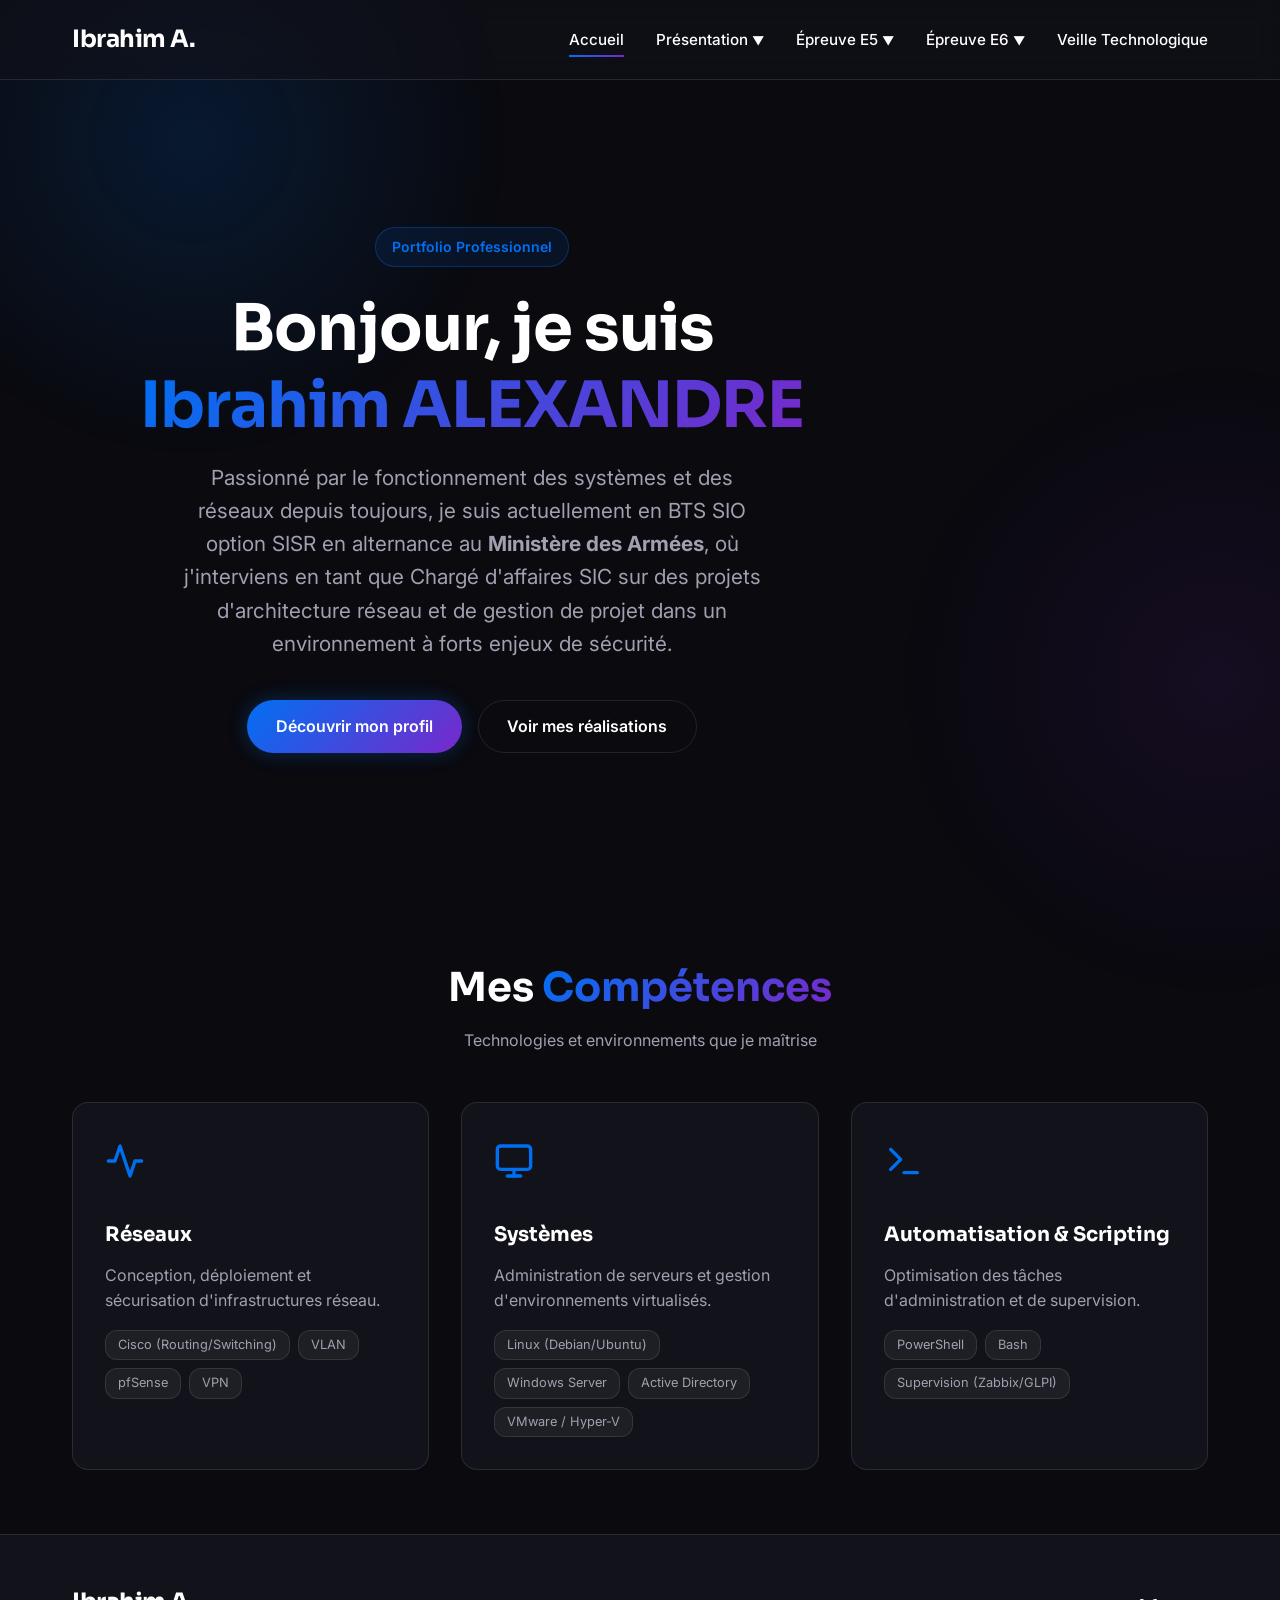
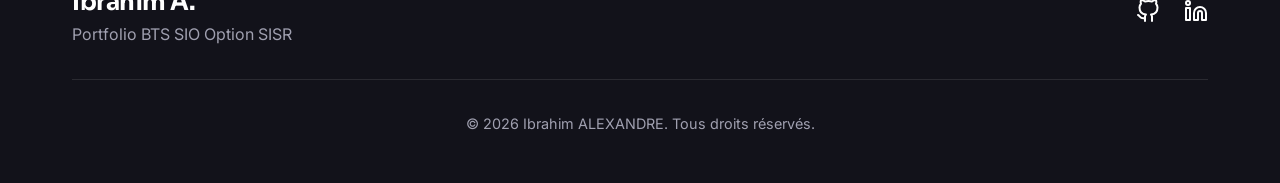
<file: index.html>
<!DOCTYPE html>
<html lang="fr">
<head>
  <meta charset="UTF-8">
  <meta name="viewport" content="width=device-width, initial-scale=1.0">
  <title>Ibrahim ALEXANDRE | Portfolio BTS SIO SISR</title>
  <meta name="description" content="Portfolio d'Ibrahim ALEXANDRE, étudiant en BTS SIO SISR en alternance au Ministère des Armées.">
  <link rel="stylesheet" href="css/style.css">
</head>
<body>
  <!-- Background effects -->
  <div class="bg-glow"></div>
  <div class="bg-glow right"></div>

  <!-- Navbar Injection Point -->
  <header id="navbar-container"></header>

  <main>
    <!-- Hero Section -->
    <section class="hero animate-on-scroll">
      <div class="container">
        <div class="hero-content mx-auto">
          <div class="hero-badge">Portfolio Professionnel</div>
          <h1>Bonjour, je suis <span class="text-gradient">Ibrahim ALEXANDRE</span></h1>
          <p class="subtitle delay-1 animate-on-scroll">
            Passionné par le fonctionnement des systèmes et des réseaux depuis toujours,
  je suis actuellement en BTS SIO option SISR en alternance au
  <strong>Ministère des Armées</strong>, où j'interviens en tant que
  Chargé d'affaires SIC sur des projets d'architecture réseau et de gestion
  de projet dans un environnement à forts enjeux de sécurité.
          </p>
          <div class="hero-cta delay-2 animate-on-scroll">
            <a href="presentation/apprenti.html" class="btn btn-primary">Découvrir mon profil</a>
            <a href="e6/production.html" class="btn btn-outline">Voir mes réalisations</a>
          </div>
        </div>
      </div>
    </section>

    <!-- Skills Section -->
    <section class="content-section animate-on-scroll delay-1">
      <div class="container">
        <div class="text-center" style="text-align: center; margin-bottom: 3rem;">
          <h2 style="font-size: 2.5rem;">Mes <span class="text-gradient">Compétences</span></h2>
          <p>Technologies et environnements que je maîtrise</p>
        </div>

        <div class="grid">
          <!-- Card 1 -->
          <div class="card animate-on-scroll">
            <div class="card-content">
              <div class="card-icon">
                <svg width="40" height="40" viewBox="0 0 24 24" fill="none" stroke="currentColor" stroke-width="2" stroke-linecap="round" stroke-linejoin="round"><path d="M22 12h-4l-3 9L9 3l-3 9H2"></path></svg>
              </div>
              <h3 class="card-title">Réseaux</h3>
              <p>Conception, déploiement et sécurisation d'infrastructures réseau.</p>
              <div class="skills-tags">
                <span class="skill-tag">Cisco (Routing/Switching)</span>
                <span class="skill-tag">VLAN</span>
                <span class="skill-tag">pfSense</span>
                <span class="skill-tag">VPN</span>
              </div>
            </div>
          </div>

          <!-- Card 2 -->
          <div class="card animate-on-scroll delay-1">
            <div class="card-content">
              <div class="card-icon">
                <svg width="40" height="40" viewBox="0 0 24 24" fill="none" stroke="currentColor" stroke-width="2" stroke-linecap="round" stroke-linejoin="round"><rect x="2" y="3" width="20" height="14" rx="2" ry="2"></rect><line x1="8" y1="21" x2="16" y2="21"></line><line x1="12" y1="17" x2="12" y2="21"></line></svg>
              </div>
              <h3 class="card-title">Systèmes</h3>
              <p>Administration de serveurs et gestion d'environnements virtualisés.</p>
              <div class="skills-tags">
                <span class="skill-tag">Linux (Debian/Ubuntu)</span>
                <span class="skill-tag">Windows Server</span>
                <span class="skill-tag">Active Directory</span>
                <span class="skill-tag">VMware / Hyper-V</span>
              </div>
            </div>
          </div>

          <!-- Card 3 -->
          <div class="card animate-on-scroll delay-2">
            <div class="card-content">
              <div class="card-icon">
                <svg width="40" height="40" viewBox="0 0 24 24" fill="none" stroke="currentColor" stroke-width="2" stroke-linecap="round" stroke-linejoin="round"><polyline points="4 17 10 11 4 5"></polyline><line x1="12" y1="19" x2="20" y2="19"></line></svg>
              </div>
              <h3 class="card-title">Automatisation & Scripting</h3>
              <p>Optimisation des tâches d'administration et de supervision.</p>
              <div class="skills-tags">
                <span class="skill-tag">PowerShell</span>
                <span class="skill-tag">Bash</span>
                <span class="skill-tag">Supervision (Zabbix/GLPI)</span>
              </div>
            </div>
          </div>
        </div>
      </div>
    </section>
  </main>

  <!-- Footer Injection Point -->
  <footer id="footer-container"></footer>

  <script src="js/layout.js"></script>
</body>
</html>
</file>
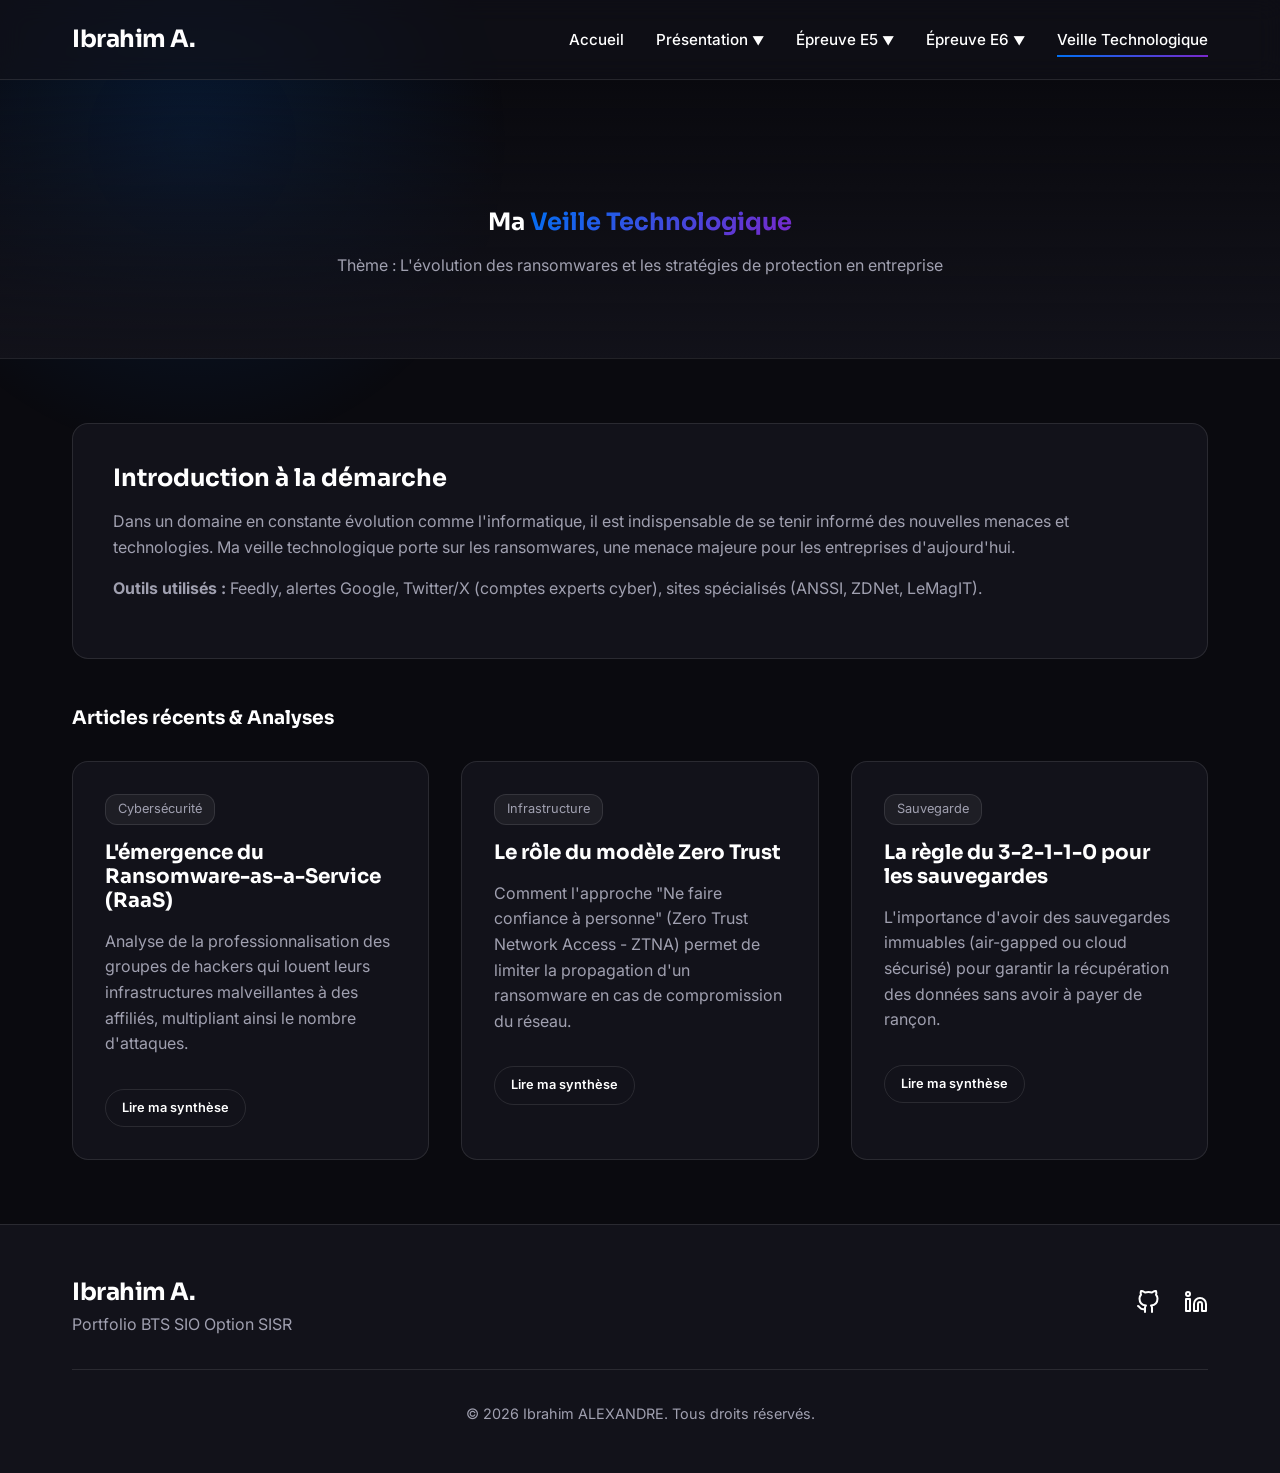
<file: veille.html>
<!DOCTYPE html>
<html lang="fr">
<head>
  <meta charset="UTF-8">
  <meta name="viewport" content="width=device-width, initial-scale=1.0">
  <title>Veille Technologique | Ibrahim ALEXANDRE</title>
  <meta name="description" content="Veille technologique d'Ibrahim ALEXANDRE sur les sujets IT et cybersécurité.">
  <link rel="stylesheet" href="css/style.css">
</head>
<body>
  <div class="bg-glow"></div>
  <header id="navbar-container"></header>

  <main>
    <section class="page-header animate-on-scroll">
      <div class="container">
        <h1>Ma <span class="text-gradient">Veille Technologique</span></h1>
        <p class="subtitle">Thème : L'évolution des ransomwares et les stratégies de protection en entreprise</p>
      </div>
    </section>

    <section class="content-section animate-on-scroll delay-1">
      <div class="container">
        
        <div class="content-block" style="margin-bottom: 3rem;">
          <h2>Introduction à la démarche</h2>
          <p>Dans un domaine en constante évolution comme l'informatique, il est indispensable de se tenir informé des nouvelles menaces et technologies. Ma veille technologique porte sur les ransomwares, une menace majeure pour les entreprises d'aujourd'hui.</p>
          <p><strong>Outils utilisés :</strong> Feedly, alertes Google, Twitter/X (comptes experts cyber), sites spécialisés (ANSSI, ZDNet, LeMagIT).</p>
        </div>

        <h3 style="margin-bottom: 2rem;">Articles récents & Analyses</h3>
        <div class="grid">
          <!-- Article 1 -->
          <div class="card animate-on-scroll">
            <div class="card-content">
              <span class="skill-tag" style="margin-bottom: 1rem; display: inline-block;">Cybersécurité</span>
              <h3 class="card-title">L'émergence du Ransomware-as-a-Service (RaaS)</h3>
              <p>Analyse de la professionnalisation des groupes de hackers qui louent leurs infrastructures malveillantes à des affiliés, multipliant ainsi le nombre d'attaques.</p>
              <a href="#" class="btn btn-outline" style="font-size: 0.8rem; padding: 0.5rem 1rem; margin-top: 1rem;">Lire ma synthèse</a>
            </div>
          </div>

          <!-- Article 2 -->
          <div class="card animate-on-scroll delay-1">
            <div class="card-content">
              <span class="skill-tag" style="margin-bottom: 1rem; display: inline-block;">Infrastructure</span>
              <h3 class="card-title">Le rôle du modèle Zero Trust</h3>
              <p>Comment l'approche "Ne faire confiance à personne" (Zero Trust Network Access - ZTNA) permet de limiter la propagation d'un ransomware en cas de compromission du réseau.</p>
              <a href="#" class="btn btn-outline" style="font-size: 0.8rem; padding: 0.5rem 1rem; margin-top: 1rem;">Lire ma synthèse</a>
            </div>
          </div>

          <!-- Article 3 -->
          <div class="card animate-on-scroll delay-2">
            <div class="card-content">
              <span class="skill-tag" style="margin-bottom: 1rem; display: inline-block;">Sauvegarde</span>
              <h3 class="card-title">La règle du 3-2-1-1-0 pour les sauvegardes</h3>
              <p>L'importance d'avoir des sauvegardes immuables (air-gapped ou cloud sécurisé) pour garantir la récupération des données sans avoir à payer de rançon.</p>
              <a href="#" class="btn btn-outline" style="font-size: 0.8rem; padding: 0.5rem 1rem; margin-top: 1rem;">Lire ma synthèse</a>
            </div>
          </div>
        </div>

      </div>
    </section>
  </main>

  <footer id="footer-container"></footer>
  <script src="js/layout.js"></script>
</body>
</html>
</file>
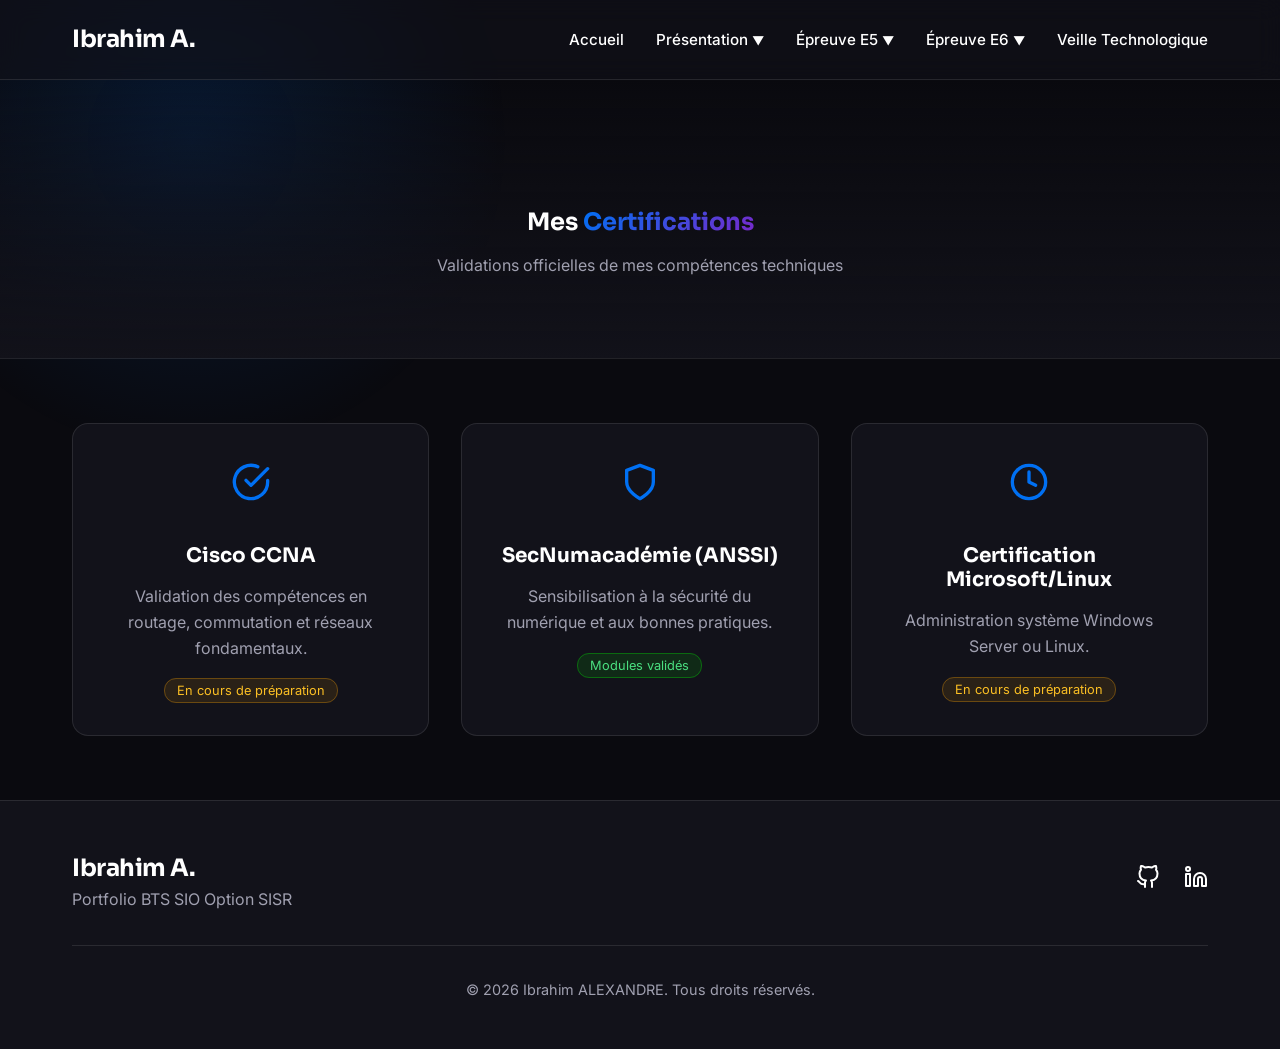
<file: e5/certifications.html>
<!DOCTYPE html>
<html lang="fr">
<head>
  <meta charset="UTF-8">
  <meta name="viewport" content="width=device-width, initial-scale=1.0">
  <title>Certifications | Ibrahim ALEXANDRE</title>
  <meta name="description" content="Certifications obtenues par Ibrahim ALEXANDRE en informatique et cybersécurité.">
  <link rel="stylesheet" href="../css/style.css">
</head>
<body>
  <div class="bg-glow"></div>
  <header id="navbar-container"></header>

  <main>
    <section class="page-header animate-on-scroll">
      <div class="container">
        <h1>Mes <span class="text-gradient">Certifications</span></h1>
        <p class="subtitle">Validations officielles de mes compétences techniques</p>
      </div>
    </section>

    <section class="content-section animate-on-scroll delay-1">
      <div class="container">
        <div class="grid">
          <!-- Certif 1 -->
          <div class="card">
            <div class="card-content text-center" style="text-align: center;">
              <div class="card-icon">
                <svg width="40" height="40" viewBox="0 0 24 24" fill="none" stroke="currentColor" stroke-width="2" stroke-linecap="round" stroke-linejoin="round"><path d="M22 11.08V12a10 10 0 1 1-5.93-9.14"></path><polyline points="22 4 12 14.01 9 11.01"></polyline></svg>
              </div>
              <h3 class="card-title">Cisco CCNA</h3>
              <p>Validation des compétences en routage, commutation et réseaux fondamentaux.</p>
              <span class="skill-tag" style="background: rgba(255, 165, 0, 0.1); border-color: rgba(255, 165, 0, 0.3); color: #fbbf24;">En cours de préparation</span>
            </div>
          </div>

          <!-- Certif 2 -->
          <div class="card">
            <div class="card-content text-center" style="text-align: center;">
              <div class="card-icon">
                <svg width="40" height="40" viewBox="0 0 24 24" fill="none" stroke="currentColor" stroke-width="2" stroke-linecap="round" stroke-linejoin="round"><path d="M12 22s8-4 8-10V5l-8-3-8 3v7c0 6 8 10 8 10z"></path></svg>
              </div>
              <h3 class="card-title">SecNumacadémie (ANSSI)</h3>
              <p>Sensibilisation à la sécurité du numérique et aux bonnes pratiques.</p>
              <span class="skill-tag" style="background: rgba(0, 255, 0, 0.1); border-color: rgba(0, 255, 0, 0.3); color: #4ade80;">Modules validés</span>
            </div>
          </div>

          <!-- Certif 3 -->
          <div class="card">
            <div class="card-content text-center" style="text-align: center;">
              <div class="card-icon">
                <svg width="40" height="40" viewBox="0 0 24 24" fill="none" stroke="currentColor" stroke-width="2" stroke-linecap="round" stroke-linejoin="round"><circle cx="12" cy="12" r="10"></circle><polyline points="12 6 12 12 16 14"></polyline></svg>
              </div>
              <h3 class="card-title">Certification Microsoft/Linux</h3>
              <p>Administration système Windows Server ou Linux.</p>
              <span class="skill-tag" style="background: rgba(255, 165, 0, 0.1); border-color: rgba(255, 165, 0, 0.3); color: #fbbf24;">En cours de préparation</span>
            </div>
          </div>
        </div>
      </div>
    </section>
  </main>

  <footer id="footer-container"></footer>
  <script src="../js/layout.js"></script>
</body>
</html>
</file>
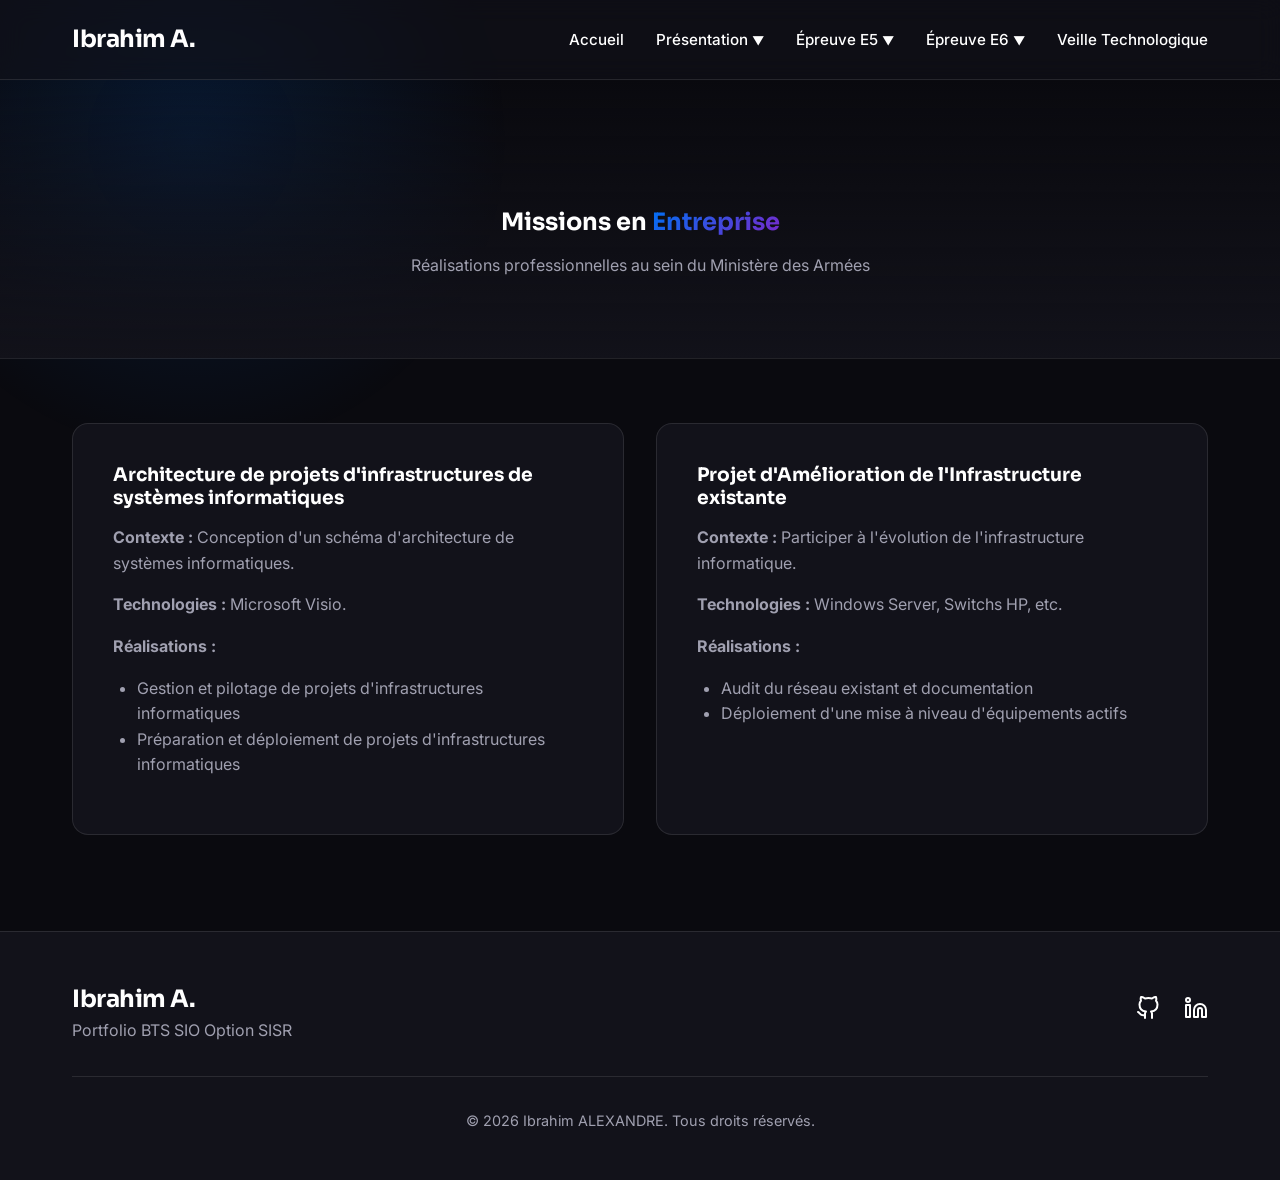
<file: e5/entreprise.html>
<!DOCTYPE html>
<html lang="fr">
<head>
  <meta charset="UTF-8">
  <meta name="viewport" content="width=device-width, initial-scale=1.0">
  <title>Missions en Entreprise | Ibrahim ALEXANDRE</title>
  <meta name="description" content="Missions réalisées chez le Ministère des Armées.">
  <link rel="stylesheet" href="../css/style.css">
</head>
<body>
  <div class="bg-glow"></div>
  <header id="navbar-container"></header>

  <main>
    <section class="page-header animate-on-scroll">
      <div class="container">
        <h1>Missions en <span class="text-gradient">Entreprise</span></h1>
        <p class="subtitle">Réalisations professionnelles au sein du Ministère des Armées</p>
      </div>
    </section>

    <section class="content-section animate-on-scroll delay-1">
      <div class="container">
        <div class="grid">
          <!-- Mission 1 -->
          <div class="content-block">
            <h3>Architecture de projets d'infrastructures de systèmes informatiques</h3>
            <p><strong>Contexte :</strong> Conception d'un schéma d'architecture de systèmes informatiques.</p>
            <p><strong>Technologies :</strong> Microsoft Visio.</p>
            <p><strong>Réalisations :</strong></p>
            <ul style="margin-left: 1.5rem; color: var(--text-secondary); margin-bottom: 1rem;">
              <li>Gestion et pilotage de projets d'infrastructures informatiques</li>
              <li>Préparation et déploiement de projets d'infrastructures informatiques</li>
            </ul>
          </div>

          <!-- Mission 2 -->
          <div class="content-block">
            <h3>Projet d'Amélioration de l'Infrastructure existante</h3>
            <p><strong>Contexte :</strong> Participer à l'évolution de l'infrastructure informatique.</p>
            <p><strong>Technologies :</strong> Windows Server, Switchs HP, etc.</p>
            <p><strong>Réalisations :</strong></p>
            <ul style="margin-left: 1.5rem; color: var(--text-secondary); margin-bottom: 1rem;">
              <li>Audit du réseau existant et documentation</li>
              <li>Déploiement d'une mise à niveau d'équipements actifs</li>
            </ul>
          </div>
        </div>
      </div>
    </section>
  </main>

  <footer id="footer-container"></footer>
  <script src="../js/layout.js"></script>
</body>
</html>
</file>
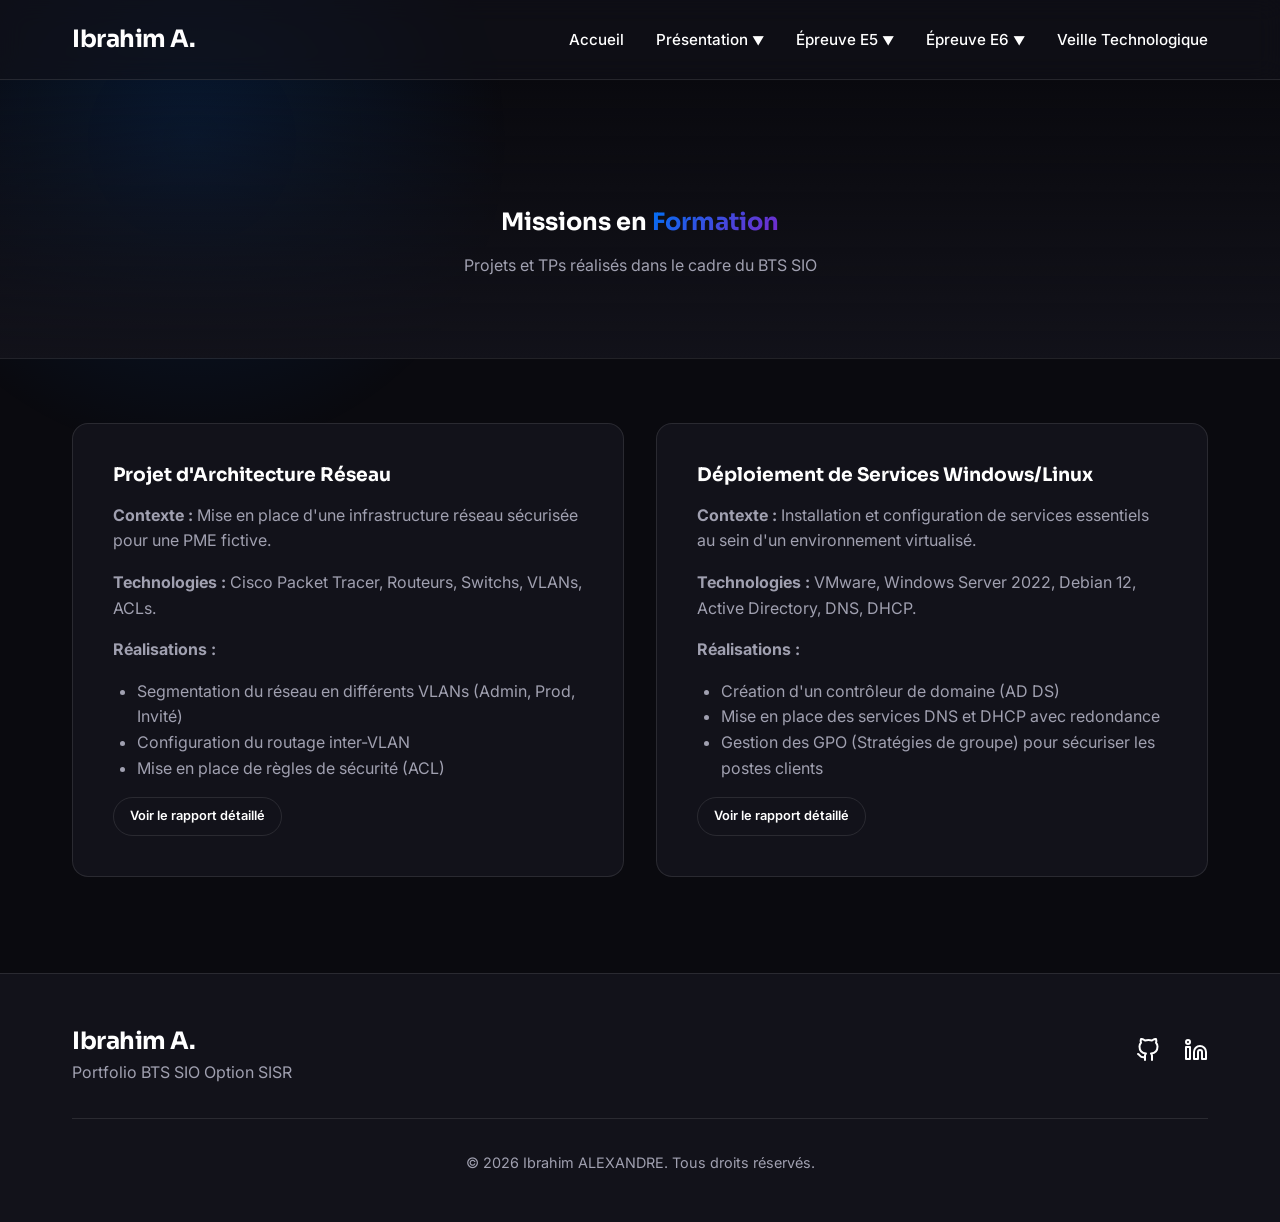
<file: e5/formation.html>
<!DOCTYPE html>
<html lang="fr">
<head>
  <meta charset="UTF-8">
  <meta name="viewport" content="width=device-width, initial-scale=1.0">
  <title>Missions en Formation | Ibrahim ALEXANDRE</title>
  <meta name="description" content="Missions réalisées durant la formation au CFA pour le BTS SIO SISR.">
  <link rel="stylesheet" href="../css/style.css">
</head>
<body>
  <div class="bg-glow"></div>
  <header id="navbar-container"></header>

  <main>
    <section class="page-header animate-on-scroll">
      <div class="container">
        <h1>Missions en <span class="text-gradient">Formation</span></h1>
        <p class="subtitle">Projets et TPs réalisés dans le cadre du BTS SIO</p>
      </div>
    </section>

    <section class="content-section animate-on-scroll delay-1">
      <div class="container">
        <div class="grid">
          <!-- Mission 1 -->
          <div class="content-block">
            <h3>Projet d'Architecture Réseau</h3>
            <p><strong>Contexte :</strong> Mise en place d'une infrastructure réseau sécurisée pour une PME fictive.</p>
            <p><strong>Technologies :</strong> Cisco Packet Tracer, Routeurs, Switchs, VLANs, ACLs.</p>
            <p><strong>Réalisations :</strong></p>
            <ul style="margin-left: 1.5rem; color: var(--text-secondary); margin-bottom: 1rem;">
              <li>Segmentation du réseau en différents VLANs (Admin, Prod, Invité)</li>
              <li>Configuration du routage inter-VLAN</li>
              <li>Mise en place de règles de sécurité (ACL)</li>
            </ul>
            <a href="#" class="btn btn-outline" style="font-size: 0.8rem; padding: 0.5rem 1rem;">Voir le rapport détaillé</a>
          </div>

          <!-- Mission 2 -->
          <div class="content-block">
            <h3>Déploiement de Services Windows/Linux</h3>
            <p><strong>Contexte :</strong> Installation et configuration de services essentiels au sein d'un environnement virtualisé.</p>
            <p><strong>Technologies :</strong> VMware, Windows Server 2022, Debian 12, Active Directory, DNS, DHCP.</p>
            <p><strong>Réalisations :</strong></p>
            <ul style="margin-left: 1.5rem; color: var(--text-secondary); margin-bottom: 1rem;">
              <li>Création d'un contrôleur de domaine (AD DS)</li>
              <li>Mise en place des services DNS et DHCP avec redondance</li>
              <li>Gestion des GPO (Stratégies de groupe) pour sécuriser les postes clients</li>
            </ul>
            <a href="#" class="btn btn-outline" style="font-size: 0.8rem; padding: 0.5rem 1rem;">Voir le rapport détaillé</a>
          </div>
        </div>
      </div>
    </section>
  </main>

  <footer id="footer-container"></footer>
  <script src="../js/layout.js"></script>
</body>
</html>
</file>
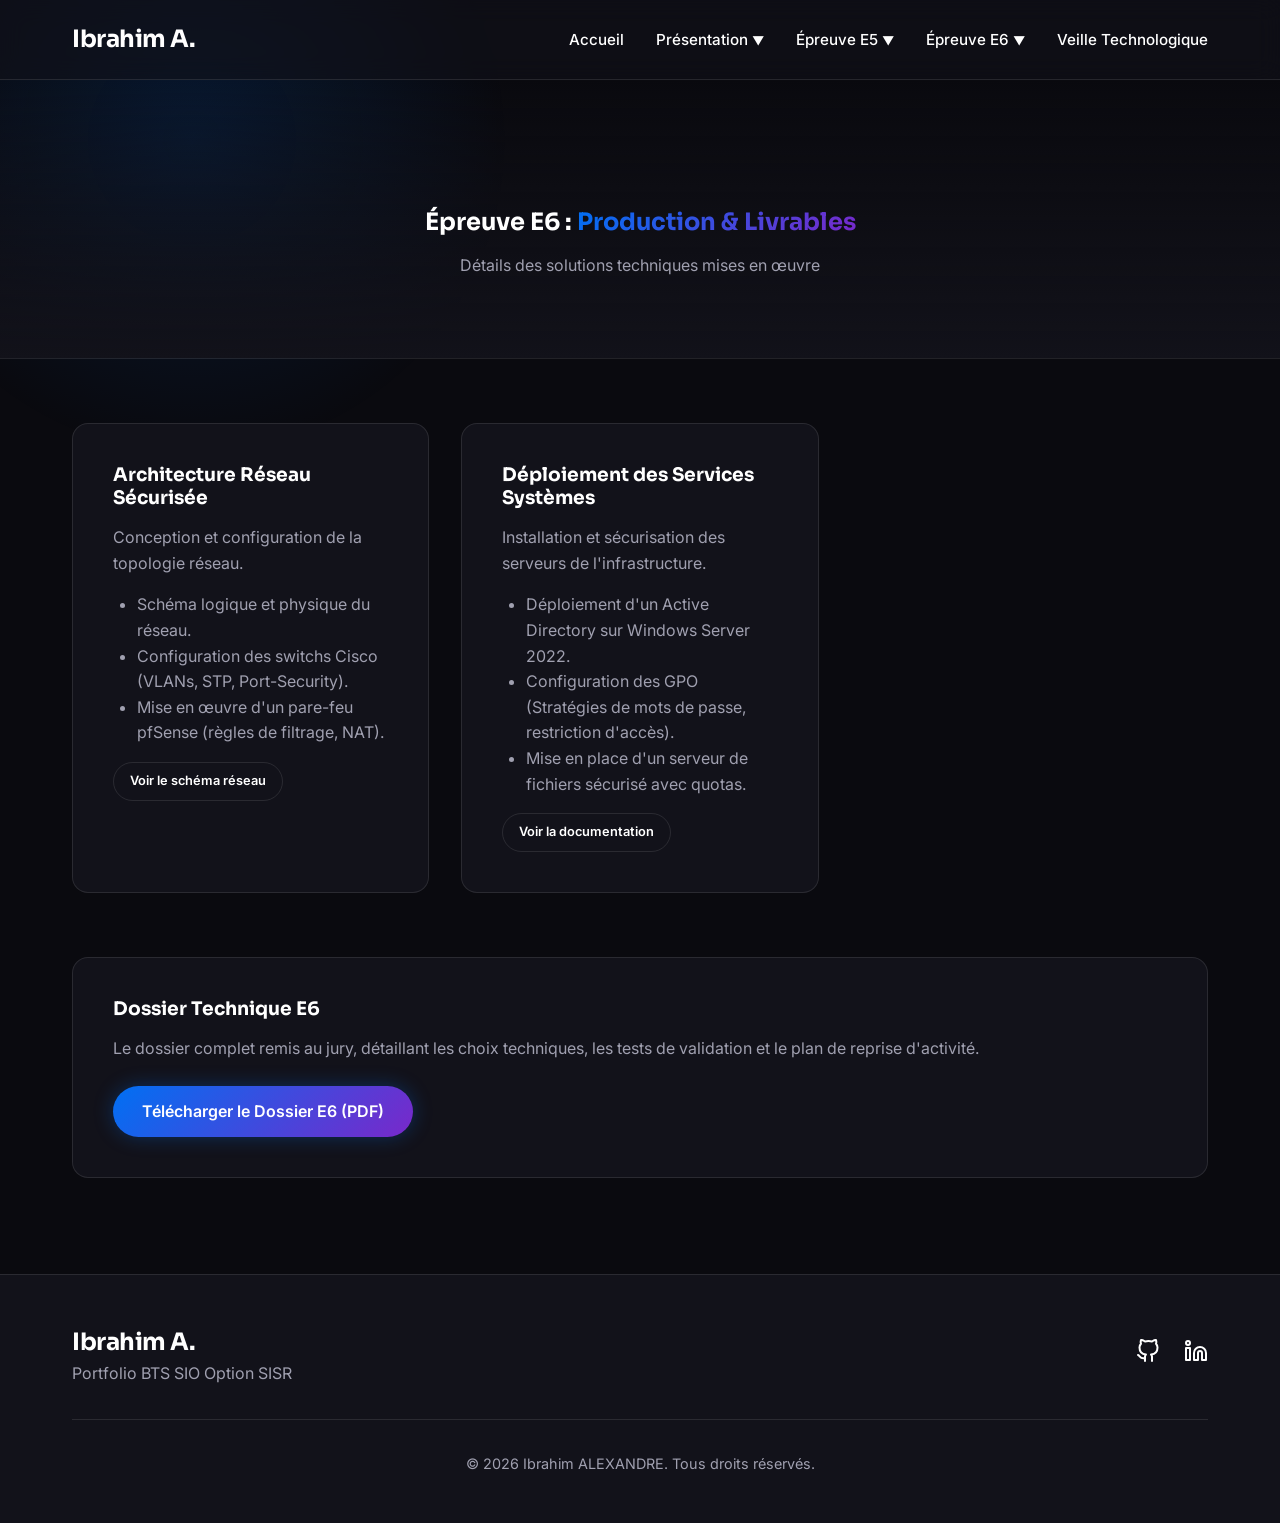
<file: e6/production.html>
<!DOCTYPE html>
<html lang="fr">
<head>
  <meta charset="UTF-8">
  <meta name="viewport" content="width=device-width, initial-scale=1.0">
  <title>Livrables Épreuve E6 | Ibrahim ALEXANDRE</title>
  <meta name="description" content="Productions et livrables réalisés pour le projet de l'épreuve E6 en BTS SIO SISR.">
  <link rel="stylesheet" href="../css/style.css">
</head>
<body>
  <div class="bg-glow"></div>
  <header id="navbar-container"></header>

  <main>
    <section class="page-header animate-on-scroll">
      <div class="container">
        <h1>Épreuve E6 : <span class="text-gradient">Production & Livrables</span></h1>
        <p class="subtitle">Détails des solutions techniques mises en œuvre</p>
      </div>
    </section>

    <section class="content-section animate-on-scroll delay-1">
      <div class="container">
        <div class="grid">
          <!-- Livrable 1 -->
          <div class="content-block">
            <h3>Architecture Réseau Sécurisée</h3>
            <p>Conception et configuration de la topologie réseau.</p>
            <ul style="margin-left: 1.5rem; color: var(--text-secondary); margin-bottom: 1rem;">
              <li>Schéma logique et physique du réseau.</li>
              <li>Configuration des switchs Cisco (VLANs, STP, Port-Security).</li>
              <li>Mise en œuvre d'un pare-feu pfSense (règles de filtrage, NAT).</li>
            </ul>
            <a href="#" class="btn btn-outline" style="font-size: 0.8rem; padding: 0.5rem 1rem;">Voir le schéma réseau</a>
          </div>

          <!-- Livrable 2 -->
          <div class="content-block">
            <h3>Déploiement des Services Systèmes</h3>
            <p>Installation et sécurisation des serveurs de l'infrastructure.</p>
            <ul style="margin-left: 1.5rem; color: var(--text-secondary); margin-bottom: 1rem;">
              <li>Déploiement d'un Active Directory sur Windows Server 2022.</li>
              <li>Configuration des GPO (Stratégies de mots de passe, restriction d'accès).</li>
              <li>Mise en place d'un serveur de fichiers sécurisé avec quotas.</li>
            </ul>
            <a href="#" class="btn btn-outline" style="font-size: 0.8rem; padding: 0.5rem 1rem;">Voir la documentation</a>
          </div>

          <!-- Livrable 3 -->
          <div class="content-block" style="grid-column: 1 / -1;">
            <h3>Dossier Technique E6</h3>
            <p>Le dossier complet remis au jury, détaillant les choix techniques, les tests de validation et le plan de reprise d'activité.</p>
            <div style="margin-top: 1.5rem;">
              <a href="#" class="btn btn-primary">Télécharger le Dossier E6 (PDF)</a>
            </div>
          </div>
        </div>
      </div>
    </section>
  </main>

  <footer id="footer-container"></footer>
  <script src="../js/layout.js"></script>
</body>
</html>
</file>
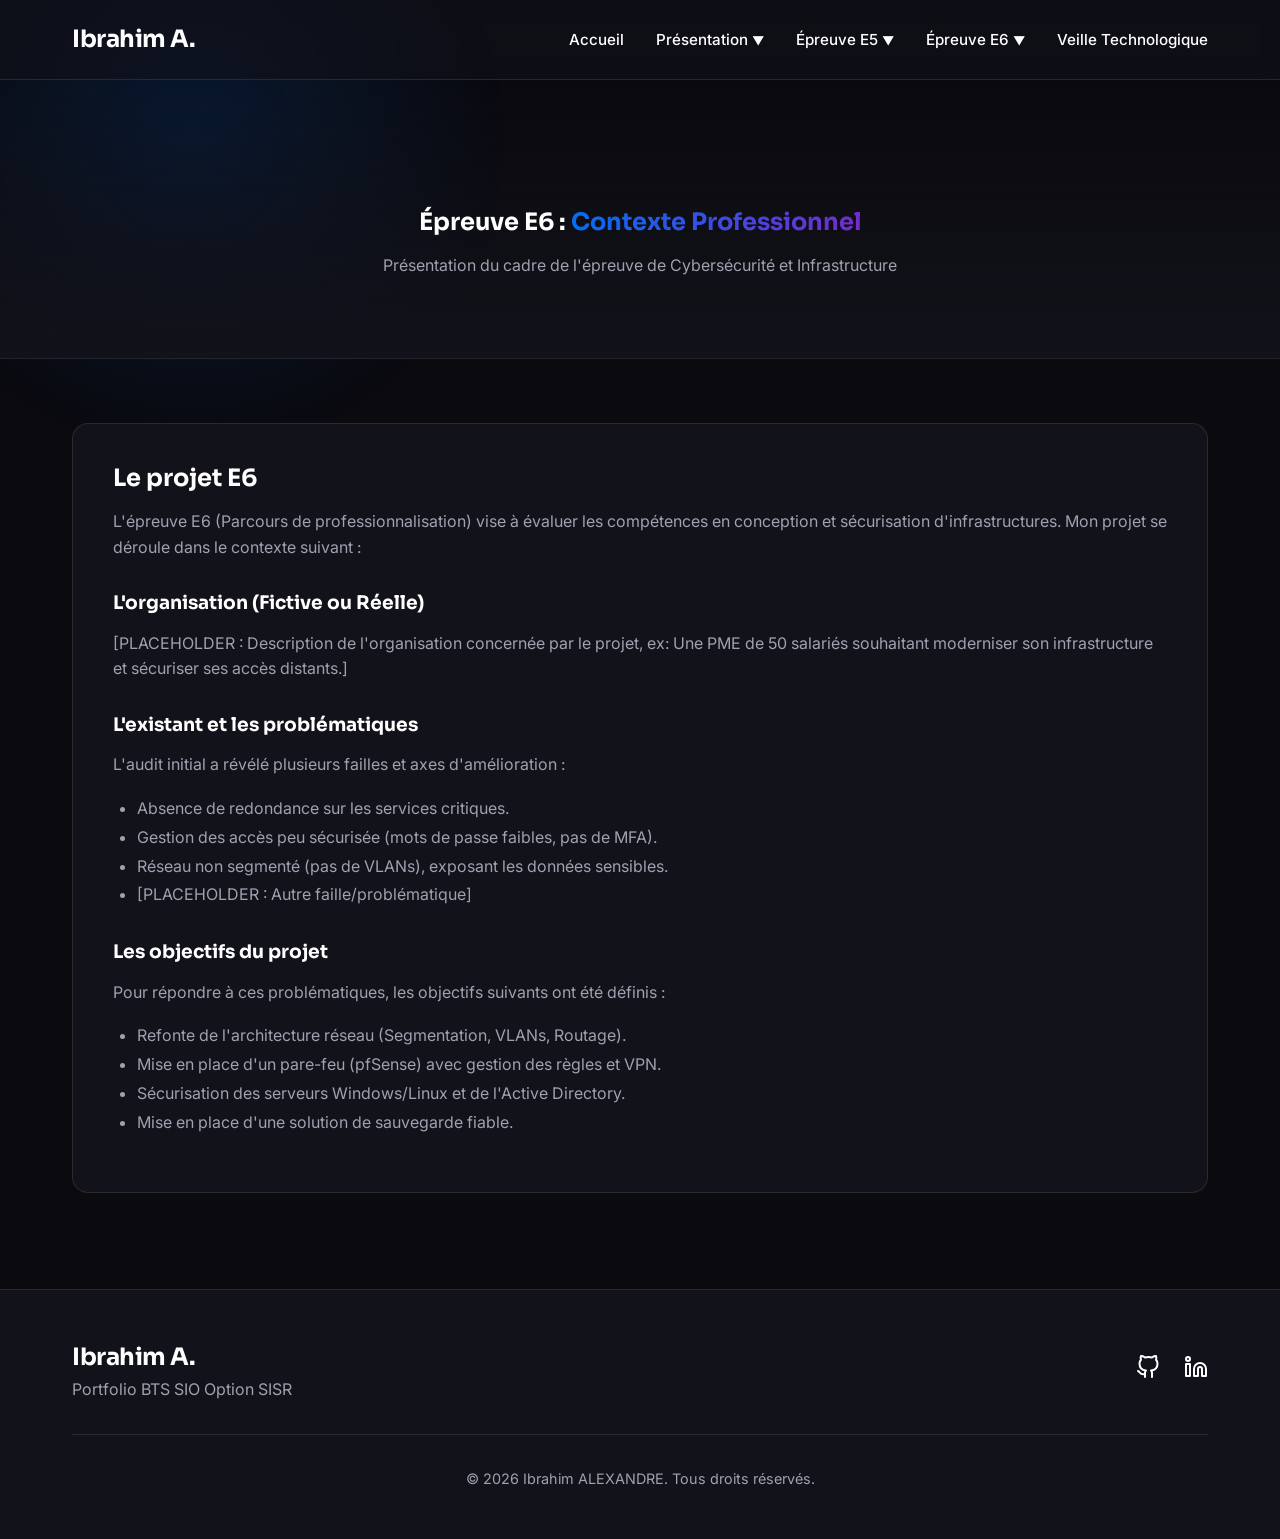
<file: e6/situation.html>
<!DOCTYPE html>
<html lang="fr">
<head>
  <meta charset="UTF-8">
  <meta name="viewport" content="width=device-width, initial-scale=1.0">
  <title>Contexte Épreuve E6 | Ibrahim ALEXANDRE</title>
  <meta name="description" content="Contexte et environnement du projet de l'épreuve E6 en BTS SIO SISR.">
  <link rel="stylesheet" href="../css/style.css">
</head>
<body>
  <div class="bg-glow"></div>
  <header id="navbar-container"></header>

  <main>
    <section class="page-header animate-on-scroll">
      <div class="container">
        <h1>Épreuve E6 : <span class="text-gradient">Contexte Professionnel</span></h1>
        <p class="subtitle">Présentation du cadre de l'épreuve de Cybersécurité et Infrastructure</p>
      </div>
    </section>

    <section class="content-section animate-on-scroll delay-1">
      <div class="container">
        <div class="content-block">
          <h2>Le projet E6</h2>
          <p>L'épreuve E6 (Parcours de professionnalisation) vise à évaluer les compétences en conception et sécurisation d'infrastructures. Mon projet se déroule dans le contexte suivant :</p>
          
          <h3 style="margin-top: 2rem;">L'organisation (Fictive ou Réelle)</h3>
          <p>[PLACEHOLDER : Description de l'organisation concernée par le projet, ex: Une PME de 50 salariés souhaitant moderniser son infrastructure et sécuriser ses accès distants.]</p>
          
          <h3 style="margin-top: 2rem;">L'existant et les problématiques</h3>
          <p>L'audit initial a révélé plusieurs failles et axes d'amélioration :</p>
          <ul style="margin-left: 1.5rem; color: var(--text-secondary); margin-bottom: 1rem; line-height: 1.8;">
            <li>Absence de redondance sur les services critiques.</li>
            <li>Gestion des accès peu sécurisée (mots de passe faibles, pas de MFA).</li>
            <li>Réseau non segmenté (pas de VLANs), exposant les données sensibles.</li>
            <li>[PLACEHOLDER : Autre faille/problématique]</li>
          </ul>

          <h3 style="margin-top: 2rem;">Les objectifs du projet</h3>
          <p>Pour répondre à ces problématiques, les objectifs suivants ont été définis :</p>
          <ul style="margin-left: 1.5rem; color: var(--text-secondary); margin-bottom: 1rem; line-height: 1.8;">
            <li>Refonte de l'architecture réseau (Segmentation, VLANs, Routage).</li>
            <li>Mise en place d'un pare-feu (pfSense) avec gestion des règles et VPN.</li>
            <li>Sécurisation des serveurs Windows/Linux et de l'Active Directory.</li>
            <li>Mise en place d'une solution de sauvegarde fiable.</li>
          </ul>
        </div>
      </div>
    </section>
  </main>

  <footer id="footer-container"></footer>
  <script src="../js/layout.js"></script>
</body>
</html>
</file>
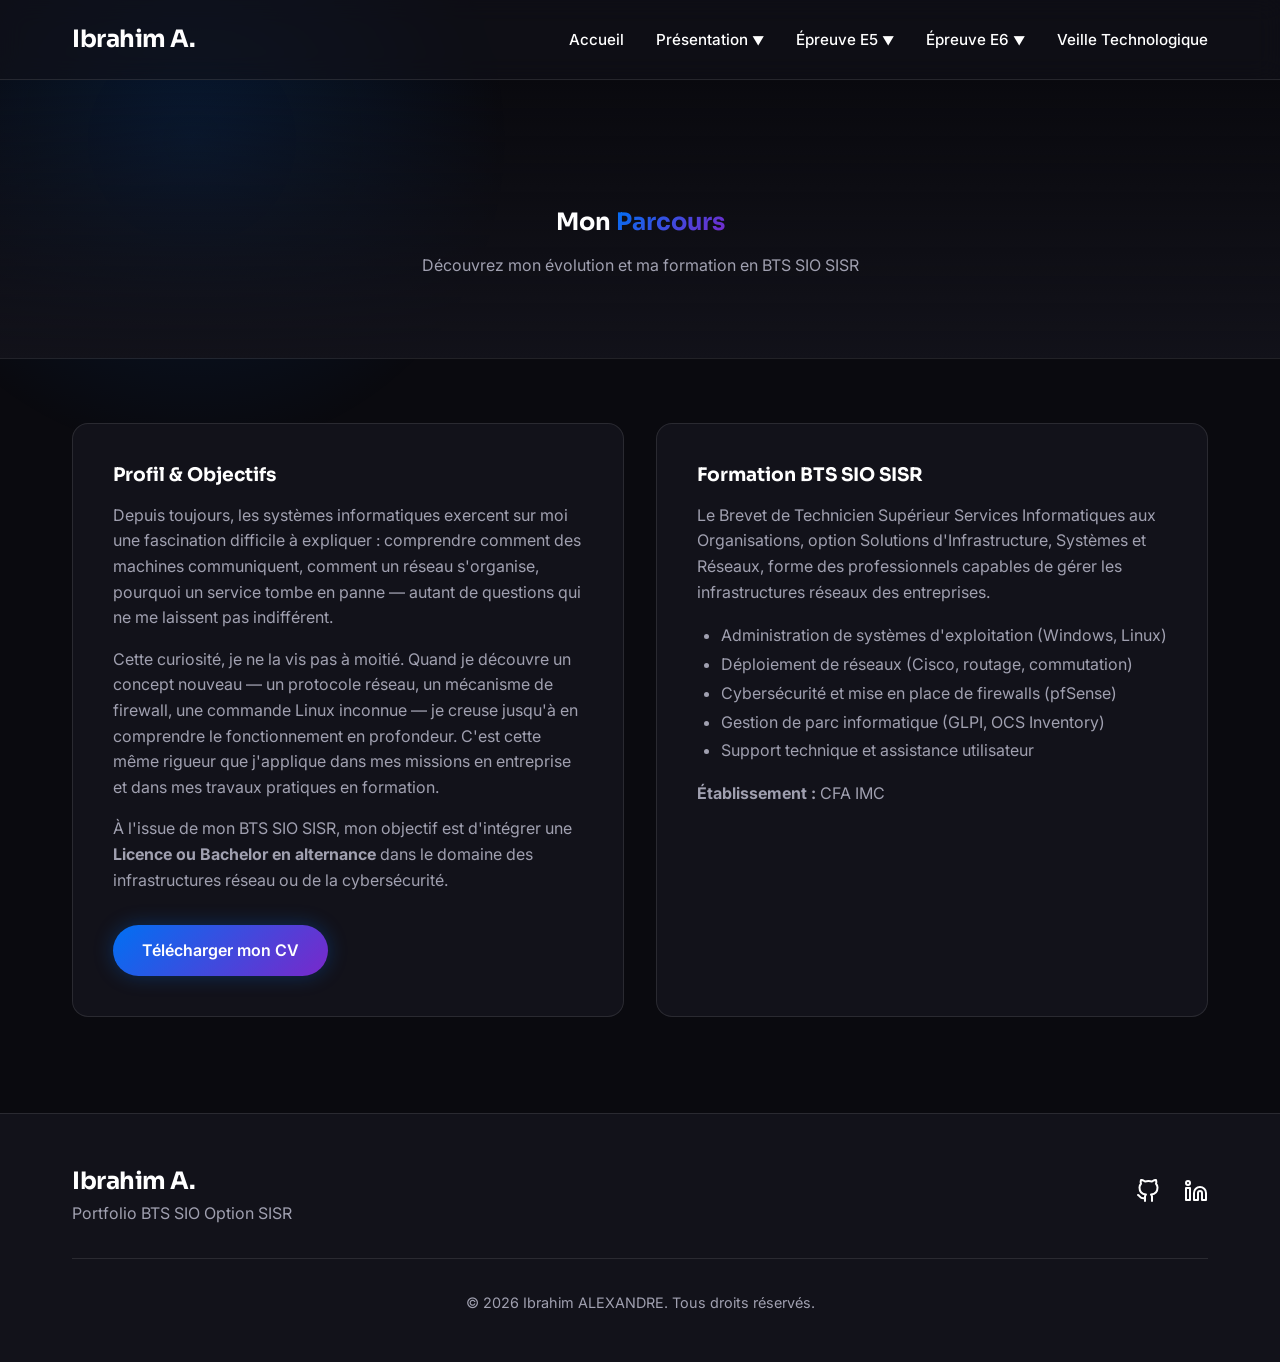
<file: presentation/apprenti.html>
<!DOCTYPE html>
<html lang="fr">
<head>
  <meta charset="UTF-8">
  <meta name="viewport" content="width=device-width, initial-scale=1.0">
  <title>Parcours et Formation | Ibrahim ALEXANDRE</title>
  <meta name="description" content="Parcours, CV et formation en BTS SIO SISR d'Ibrahim ALEXANDRE.">
  <link rel="stylesheet" href="../css/style.css">
</head>
<body>
  <div class="bg-glow"></div>
  <header id="navbar-container"></header>

  <main>
    <section class="page-header animate-on-scroll">
      <div class="container">
        <h1>Mon <span class="text-gradient">Parcours</span></h1>
        <p class="subtitle">Découvrez mon évolution et ma formation en BTS SIO SISR</p>
      </div>
    </section>

    <section class="content-section animate-on-scroll delay-1">
      <div class="container">
        <div class="grid">
          <div class="content-block">
            <h3>Profil & Objectifs</h3>
            <p>
    Depuis toujours, les systèmes informatiques exercent sur moi une
    fascination difficile à expliquer : comprendre comment des machines
    communiquent, comment un réseau s'organise, pourquoi un service tombe
    en panne — autant de questions qui ne me laissent pas indifférent.
  </p>
  <p>
    Cette curiosité, je ne la vis pas à moitié. Quand je découvre un
    concept nouveau — un protocole réseau, un mécanisme de firewall, une
    commande Linux inconnue — je creuse jusqu'à en comprendre le
    fonctionnement en profondeur. C'est cette même rigueur que j'applique
    dans mes missions en entreprise et dans mes travaux pratiques en
    formation.
  </p>
  <p>
    À l'issue de mon BTS SIO SISR, mon objectif est d'intégrer une
    <strong>Licence ou Bachelor en alternance</strong> dans le domaine
    des infrastructures réseau ou de la cybersécurité.
  </p>
            <a href="#" class="btn btn-primary" style="margin-top: 1rem;">Télécharger mon CV</a>
          </div>

          <div class="content-block">
            <h3>Formation BTS SIO SISR</h3>
            <p>Le Brevet de Technicien Supérieur Services Informatiques aux Organisations, option Solutions d'Infrastructure, Systèmes et Réseaux, forme des professionnels capables de gérer les infrastructures réseaux des entreprises.</p>
            <ul style="margin-left: 1.5rem; color: var(--text-secondary); margin-bottom: 1rem; line-height: 1.8;">
              <li>Administration de systèmes d'exploitation (Windows, Linux)</li>
              <li>Déploiement de réseaux (Cisco, routage, commutation)</li>
              <li>Cybersécurité et mise en place de firewalls (pfSense)</li>
              <li>Gestion de parc informatique (GLPI, OCS Inventory)</li>
              <li>Support technique et assistance utilisateur</li>
            </ul>
            <p><strong>Établissement :</strong> CFA IMC</p>
          </div>
        </div>
      </div>
    </section>
  </main>

  <footer id="footer-container"></footer>
  <script src="../js/layout.js"></script>
</body>
</html>
</file>
<file: css/style.css>
@import url('https://fonts.googleapis.com/css2?family=Inter:wght@300;400;500;600;700;800&family=Sora:wght@300;400;500;600;700&display=swap');

:root {
  --bg-primary: #0a0a0f;
  --bg-secondary: #12121a;
  --bg-glass: rgba(18, 18, 26, 0.6);
  --text-primary: #ffffff;
  --text-secondary: #a0a0b0;
  
  --accent-blue: #0070f3;
  --accent-violet: #7928ca;
  --accent-gradient: linear-gradient(135deg, var(--accent-blue) 0%, var(--accent-violet) 100%);
  --accent-gradient-hover: linear-gradient(135deg, #1a85ff 0%, #8e3ee0 100%);
  
  --border-color: rgba(255, 255, 255, 0.1);
  --shadow-glow: 0 0 20px rgba(0, 112, 243, 0.3);
  
  --font-main: 'Inter', sans-serif;
  --font-heading: 'Sora', sans-serif;
  
  --nav-height: 80px;
  --transition-smooth: all 0.3s cubic-bezier(0.25, 0.8, 0.25, 1);
}

* {
  margin: 0;
  padding: 0;
  box-sizing: border-box;
}

html {
  scroll-behavior: smooth;
}

body {
  font-family: var(--font-main);
  background-color: var(--bg-primary);
  color: var(--text-primary);
  line-height: 1.6;
  overflow-x: hidden;
  display: flex;
  flex-direction: column;
  min-height: 100vh;
}

/* Background Gradients */
.bg-glow {
  position: fixed;
  top: -20%;
  left: -10%;
  width: 50vw;
  height: 50vw;
  background: radial-gradient(circle, rgba(0, 112, 243, 0.15) 0%, rgba(10, 10, 15, 0) 70%);
  border-radius: 50%;
  z-index: -1;
  pointer-events: none;
}

.bg-glow.right {
  top: 40%;
  left: auto;
  right: -20%;
  background: radial-gradient(circle, rgba(121, 40, 202, 0.1) 0%, rgba(10, 10, 15, 0) 70%);
}

/* Typography */
h1, h2, h3, h4, h5, h6 {
  font-family: var(--font-heading);
  font-weight: 700;
  line-height: 1.2;
  margin-bottom: 1rem;
}

.text-gradient {
  background: var(--accent-gradient);
  -webkit-background-clip: text;
  -webkit-text-fill-color: transparent;
  background-clip: text;
  display: inline-block;
}

p {
  color: var(--text-secondary);
  margin-bottom: 1rem;
}

a {
  color: var(--text-primary);
  text-decoration: none;
  transition: var(--transition-smooth);
}

a:hover {
  color: var(--accent-blue);
}

/* Layout Utilities */
.container {
  width: 100%;
  max-width: 1200px;
  margin: 0 auto;
  padding: 0 2rem;
}

section {
  padding: 6rem 0;
  position: relative;
}

main {
  flex: 1;
  margin-top: var(--nav-height);
  display: flex;
  flex-direction: column;
}

/* Navigation */
.navbar {
  position: fixed;
  top: 0;
  left: 0;
  width: 100%;
  height: var(--nav-height);
  background: var(--bg-glass);
  backdrop-filter: blur(12px);
  -webkit-backdrop-filter: blur(12px);
  border-bottom: 1px solid var(--border-color);
  z-index: 1000;
  display: flex;
  align-items: center;
  transition: var(--transition-smooth);
}

.navbar .container {
  display: flex;
  justify-content: space-between;
  align-items: center;
}

.nav-brand {
  font-family: var(--font-heading);
  font-size: 1.5rem;
  font-weight: 700;
  color: var(--text-primary);
  letter-spacing: -0.5px;
}

.nav-links {
  display: flex;
  gap: 2rem;
  list-style: none;
}

.nav-links a {
  font-size: 0.95rem;
  font-weight: 500;
  position: relative;
  padding: 0.5rem 0;
}

.nav-links a::after {
  content: '';
  position: absolute;
  bottom: 0;
  left: 0;
  width: 0;
  height: 2px;
  background: var(--accent-gradient);
  transition: var(--transition-smooth);
}

.nav-links a:hover::after,
.nav-links a.active::after {
  width: 100%;
}

.nav-toggle {
  display: none;
  background: none;
  border: none;
  color: var(--text-primary);
  font-size: 1.5rem;
  cursor: pointer;
}

/* Dropdown specific */
.dropdown {
  position: relative;
}

.dropdown-menu {
  position: absolute;
  top: 100%;
  left: 0;
  background: var(--bg-secondary);
  border: 1px solid var(--border-color);
  border-radius: 8px;
  min-width: 200px;
  padding: 0.5rem 0;
  opacity: 0;
  visibility: hidden;
  transform: translateY(10px);
  transition: var(--transition-smooth);
  box-shadow: 0 10px 30px rgba(0, 0, 0, 0.5);
}

.dropdown:hover .dropdown-menu {
  opacity: 1;
  visibility: visible;
  transform: translateY(0);
}

.dropdown-menu a {
  display: block;
  padding: 0.75rem 1.5rem;
  color: var(--text-secondary);
}

.dropdown-menu a::after {
  display: none;
}

.dropdown-menu a:hover {
  background: rgba(255, 255, 255, 0.05);
  color: var(--text-primary);
}

/* Buttons */
.btn {
  display: inline-flex;
  align-items: center;
  justify-content: center;
  padding: 0.8rem 1.8rem;
  border-radius: 30px;
  font-weight: 600;
  font-size: 1rem;
  cursor: pointer;
  transition: var(--transition-smooth);
  border: none;
  font-family: var(--font-main);
  text-decoration: none;
}

.btn-primary {
  background: var(--accent-gradient);
  color: white;
  box-shadow: var(--shadow-glow);
}

.btn-primary:hover {
  background: var(--accent-gradient-hover);
  transform: translateY(-2px);
  box-shadow: 0 0 30px rgba(0, 112, 243, 0.5);
  color: white;
}

.btn-outline {
  background: transparent;
  color: var(--text-primary);
  border: 1px solid var(--border-color);
}

.btn-outline:hover {
  background: rgba(255, 255, 255, 0.05);
  border-color: var(--accent-blue);
  transform: translateY(-2px);
}

/* Hero Section */
.hero {
  min-height: calc(100vh - var(--nav-height));
  display: flex;
  align-items: center;
  justify-content: center;
  text-align: center;
  position: relative;
  padding: 4rem 0;
}

.hero-content {
  max-width: 800px;
  z-index: 10;
}

.hero-badge {
  display: inline-block;
  padding: 0.5rem 1rem;
  background: rgba(0, 112, 243, 0.1);
  border: 1px solid rgba(0, 112, 243, 0.3);
  border-radius: 20px;
  color: var(--accent-blue);
  font-size: 0.875rem;
  font-weight: 600;
  margin-bottom: 1.5rem;
  animation: float 3s ease-in-out infinite;
}

.hero h1 {
  font-size: clamp(3rem, 5vw, 4.5rem);
  letter-spacing: -1px;
  margin-bottom: 1rem;
}

.hero .subtitle {
  font-size: clamp(1.1rem, 2vw, 1.3rem);
  color: var(--text-secondary);
  margin-bottom: 2.5rem;
  max-width: 600px;
  margin-inline: auto;
}

.hero-cta {
  display: flex;
  gap: 1rem;
  justify-content: center;
  flex-wrap: wrap;
}

/* Cards & Grids */
.grid {
  display: grid;
  grid-template-columns: repeat(auto-fit, minmax(300px, 1fr));
  gap: 2rem;
}

.card {
  background: var(--bg-secondary);
  border: 1px solid var(--border-color);
  border-radius: 16px;
  padding: 2rem;
  transition: var(--transition-smooth);
  position: relative;
  overflow: hidden;
}

.card::before {
  content: '';
  position: absolute;
  top: 0;
  left: 0;
  width: 100%;
  height: 100%;
  background: var(--accent-gradient);
  opacity: 0;
  transition: var(--transition-smooth);
  z-index: 0;
}

.card:hover {
  transform: translateY(-5px);
  border-color: rgba(0, 112, 243, 0.3);
  box-shadow: 0 10px 30px rgba(0, 0, 0, 0.3);
}

.card-content {
  position: relative;
  z-index: 1;
}

.card-icon {
  font-size: 2.5rem;
  margin-bottom: 1.5rem;
  color: var(--accent-blue);
}

.card-title {
  font-size: 1.25rem;
  margin-bottom: 1rem;
  color: var(--text-primary);
}

/* Skills section specifics */
.skills-tags {
  display: flex;
  flex-wrap: wrap;
  gap: 0.5rem;
  margin-top: 1rem;
}

.skill-tag {
  background: rgba(255, 255, 255, 0.05);
  border: 1px solid var(--border-color);
  padding: 0.25rem 0.75rem;
  border-radius: 12px;
  font-size: 0.8rem;
  color: var(--text-secondary);
}

/* Content Pages */
.page-header {
  padding: 8rem 0 4rem;
  text-align: center;
  border-bottom: 1px solid var(--border-color);
  background: linear-gradient(to bottom, transparent, var(--bg-secondary));
}

.content-section {
  padding: 4rem 0;
}

.content-block {
  background: var(--bg-secondary);
  border: 1px solid var(--border-color);
  border-radius: 16px;
  padding: 2.5rem;
  margin-bottom: 2rem;
}

/* Table */
.table-responsive {
  overflow-x: auto;
}

.table {
  width: 100%;
  border-collapse: collapse;
  margin-top: 1rem;
}

.table th, .table td {
  padding: 1rem;
  text-align: left;
  border-bottom: 1px solid var(--border-color);
}

.table th {
  font-weight: 600;
  color: var(--text-primary);
  background: rgba(255, 255, 255, 0.02);
}

.table tr:hover td {
  background: rgba(255, 255, 255, 0.01);
}

/* Footer */
.footer {
  background: var(--bg-secondary);
  border-top: 1px solid var(--border-color);
  padding: 3rem 0;
  margin-top: auto;
}

.footer-content {
  display: flex;
  justify-content: space-between;
  align-items: center;
  flex-wrap: wrap;
  gap: 2rem;
}

.footer-links {
  display: flex;
  gap: 1.5rem;
}

.footer p {
  margin: 0;
}

/* Animations */
@keyframes float {
  0% { transform: translateY(0px); }
  50% { transform: translateY(-10px); }
  100% { transform: translateY(0px); }
}

.fade-in {
  opacity: 0;
  transform: translateY(20px);
  animation: fadeIn 0.8s forwards;
}

.delay-1 { animation-delay: 0.1s; }
.delay-2 { animation-delay: 0.2s; }
.delay-3 { animation-delay: 0.3s; }

@keyframes fadeIn {
  to {
    opacity: 1;
    transform: translateY(0);
  }
}

/* Media Queries */
@media (max-width: 768px) {
  .nav-toggle {
    display: block;
  }

  .nav-links {
    position: fixed;
    top: var(--nav-height);
    left: 0;
    width: 100%;
    height: 0;
    background: var(--bg-secondary);
    flex-direction: column;
    align-items: center;
    gap: 0;
    overflow: hidden;
    transition: height 0.3s ease;
    border-bottom: 1px solid var(--border-color);
  }

  .nav-links.active {
    height: auto;
    padding: 1rem 0;
  }

  .nav-links li {
    width: 100%;
    text-align: center;
  }

  .nav-links a {
    display: block;
    padding: 1rem;
  }
  
  .dropdown-menu {
    position: static;
    opacity: 1;
    visibility: visible;
    transform: none;
    box-shadow: none;
    border: none;
    background: rgba(0,0,0,0.2);
    display: none;
  }
  
  .dropdown.active .dropdown-menu {
    display: block;
  }

  .hero h1 {
    font-size: 2.5rem;
  }

  .footer-content {
    flex-direction: column;
    text-align: center;
  }
}
</file>
